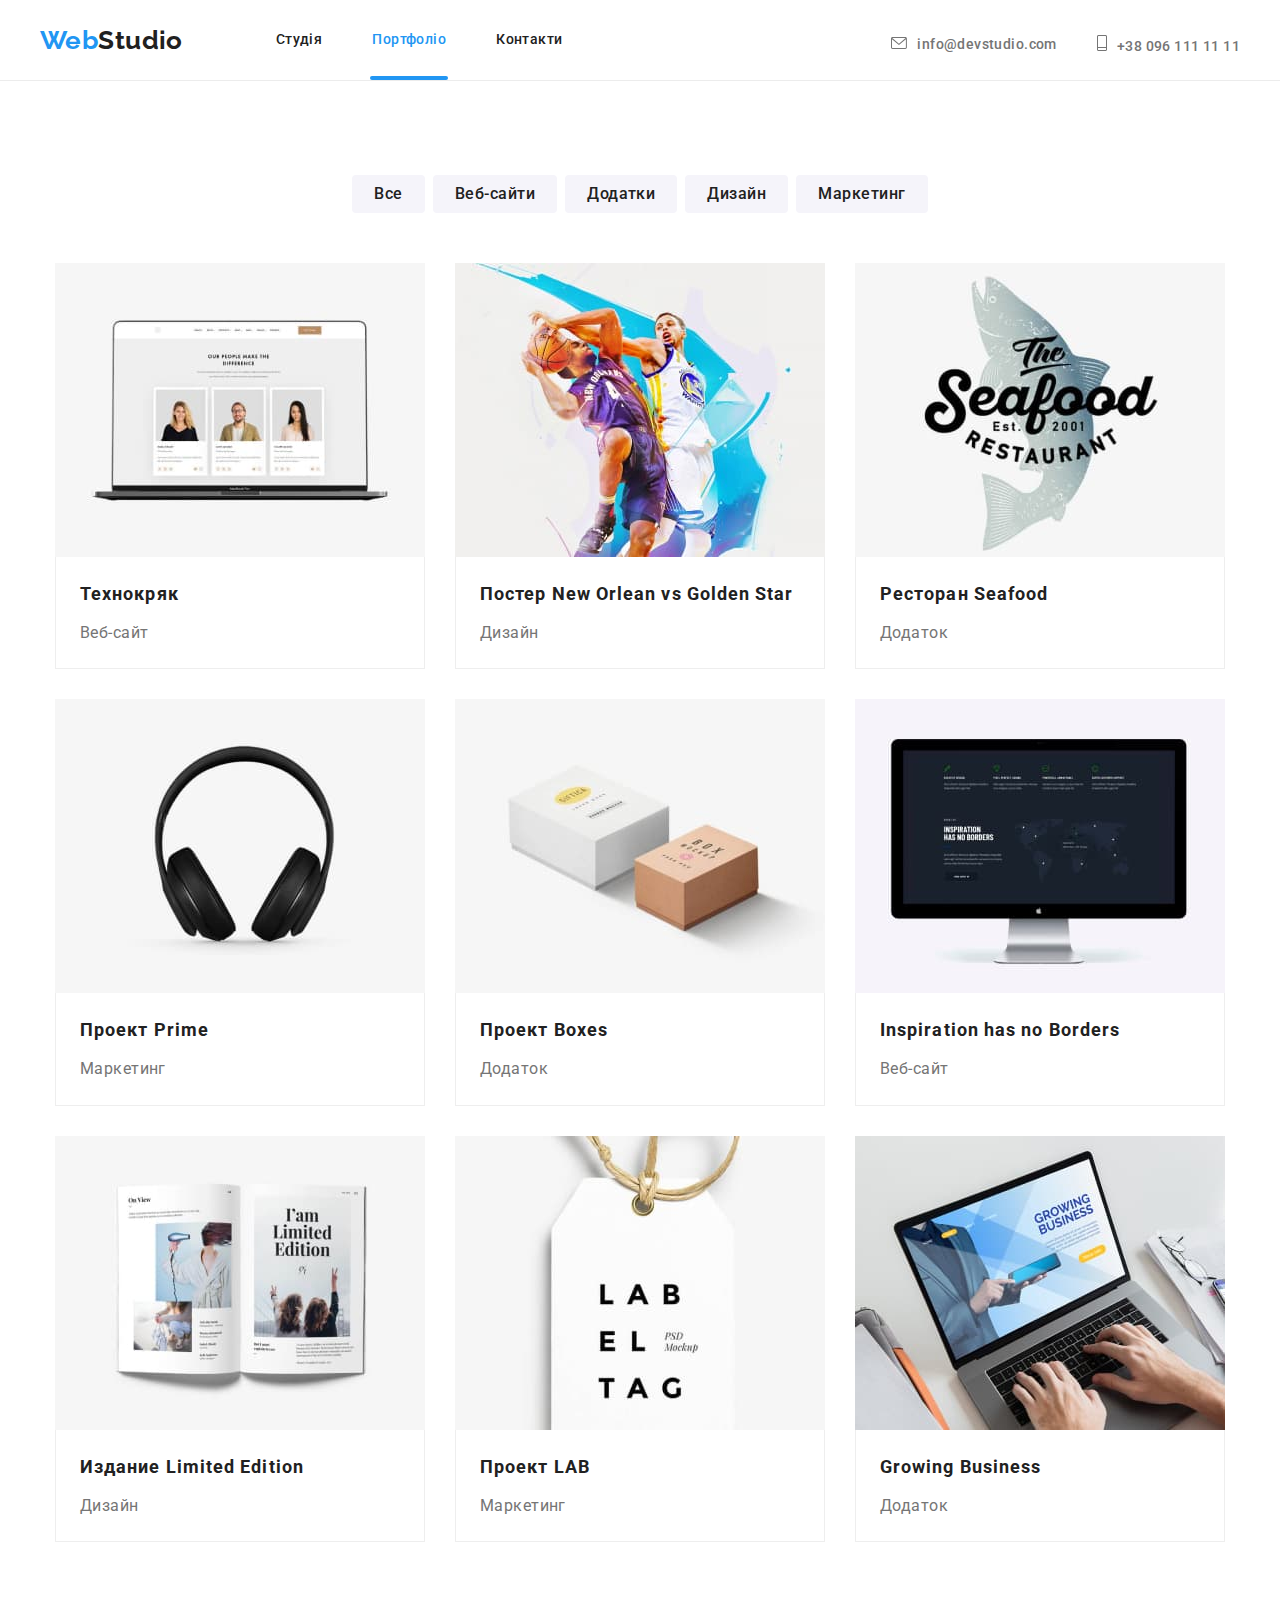
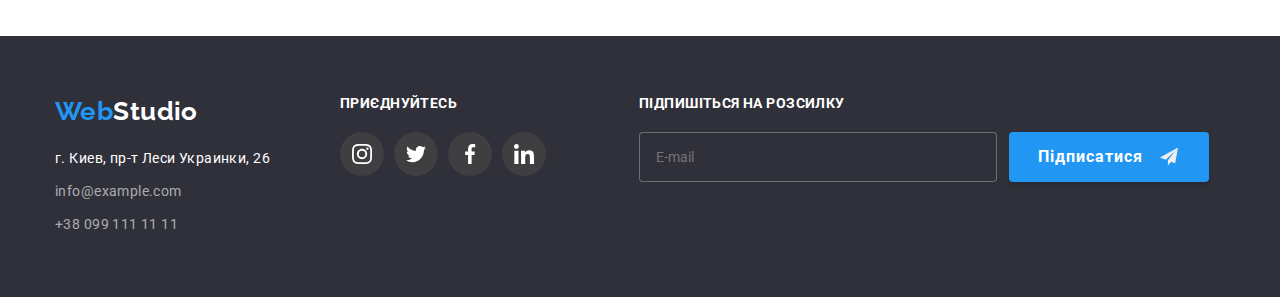
<file: portfolio.html>
<!DOCTYPE html>
<html lang="ru">
<head>
    <meta charset="UTF-8">
    <meta http-equiv="X-UA-Compatible" content="IE=edge">
    <meta name="viewport" content="width=device-width, initial-scale=1.0">
    <title>Портфолио</title>
    <link href="https://fonts.googleapis.com/css2?family=Raleway:wght@700&family=Roboto:wght@400;500;700;900&display=swap"
      rel="stylesheet"
    />
    <link rel="stylesheet" href="https://cdnjs.cloudflare.com/ajax/libs/modern-normalize/1.1.0/modern-normalize.min.css">
    <link rel="stylesheet" href="css/main.min.css">
</head>
<body>
    <header class="header" >
        <div class="conteiner header__conteiner">
            <nav class="nav nav__link">
                <a class="logo nav__logo" href="#"> 
                    <span class="logo__text">Web</span><span class="nav__color">Studio</span>
                </a>
                <div class="nav__button-menu">
                    <button 
                    class="button-menu js-open-menu" 
                    
                    aria-expanded="false" 
                    aria-controls="mobile-menu">
                        <svg width="40px" height="40px"
                        aria-label="кнопка переключения меню">
                            <use class="button-menu__open" href="./images/icon.svg#icon-menu_40px"></use>
                            
                        </svg>
                        
                    </button>
                </div>
                <ul class="nav__list">
                    <li class="nav__line"> 
                        <a class="nav__button" href="./index.html">Студія</a>
                    </li>
                    <li class="nav__line">
                        <a class="nav__button current" href="#">Портфоліо</a>
                    </li>
                    <li class="nav__line">
                        <a class="nav__button" href="#">Контакти</a>
                    </li>
                </ul>
            </nav>
            <ul class="nav__contakt">
                <li class="nav__line"> 
                    <a class="nav__button " href="mailto:info@devstudio.com" > 
                        <svg class="nav__icon"  width="16px" height="12px" aria-hidden="true"> 
                            <use href="./images/icon.svg#icon-envelope"> </use> 
                           </svg>info@devstudio.com
                    </a>
                </li>
                <li class="nav__line"> 
                    <a class="nav__button" href="tel:+380961111111"> 
                       <svg class="nav__icon"  width="10px" height="16px" aria-hidden="true"> 
                         <use href="./images/icon.svg#icon-smartphone"> </use> 
                        </svg>+38 096 111 11 11
                    </a>
                </li>
            </ul>
        </div>
    </header>
    <main>
        <section class="section section__portfolio">
            <div class="conteiner portfolio">
                <h1 class="advences__hide"> Приклади робіт</h1>
            <ul class="portfolio-block">
                <li class="portfolio-block__link"> 
                    <button type="button" class="portfolio-block__button "> Все </button>  
                </li>
                <li class="portfolio-block__link"> 
                    <button type="button" class="portfolio-block__button "> Веб-сайти </button>  
                </li>
                <li class="portfolio-block__link"> 
                    <button type="button" class="portfolio-block__button "> Додатки </button>  
                </li>
                <li class="portfolio-block__link"> 
                    <button type="button" class="portfolio-block__button"> Дизайн </button>  
                </li>
                <li class="portfolio-block__link"> 
                    <button type="button" class="portfolio-block__button "> Маркетинг </button> 
                </li>
            </ul> 
            <ul class="portfolio-box portfolio__porfolio-box">
                <li class="portfolio-box__link"> 
                        <div class="portfolio-box__case">
                            <div class="portfolio-box__modal">
                                <picture>
                                    <source srcset="./images/portfolio/img1_480@2x.jpg 2x, 
                                    ./images/portfolio/img1_480.jpg 1x" media="(max-width: 768px)" >
                                    <source srcset="./images/portfolio/img1_768@2x.jpg 2x, 
                                    ./images/portfolio/img1_768.jpg 1x" media="(max-width: 1199px)" >
                                    <source srcset="./images/portfolio/img1_1200@2x.jpg 2x, 
                                    ./images/portfolio/img1_1200.jpg 1x" media="(min-width: 1199px)" > 
                                    <img 
                                 src="./images/portfolio/img1_480.jpg 1x" 
                                 alt="Веб-сайт">
                                </picture> 
                                <div class="potrfolio-box__overley" >
                                        <p > Ресурс пропонує комплексні пропозиції з різним рівнем функціоналу та сервісів. 
                                            Все це дозволить відвідувачу отримати вичерпні відомості про компанію чи приватну особу.</p>
                                    
                                </div>
                            </div>
                            <div class="portfolio-box__description">  
                                <h2 class="portfolio-box__text">Технокряк</h2>
                                <p class="portfolio-box__paragraph">Веб-сайт</p>
                             </div>
                          
                        </div>
                </li>
                <li class="portfolio-box__link"> 
                    <div class="portfolio-box__case">
                        <div class="portfolio-box__modal">
                            <picture>
                                <source srcset="./images/portfolio/img2_480@2x.jpg 2x, 
                                    ./images/portfolio/img2_480.jpg 1x" media="(max-width: 768px)" >
                                    <source srcset="./images/portfolio/img2_768@2x.jpg 2x, 
                                    ./images/portfolio/img2_768.jpg 1x" media="(max-width: 1199px)" >
                                    <source srcset="./images/portfolio/img2_1200@2x.jpg 2x, 
                                    ./images/portfolio/img2_1200.jpg 1x" media="(min-width: 1199px)" > 
                                <img 
                            src="./images/portfolio/img2_480.jpg 1x" 
                            alt="Дизайн"> 
                            <div class="potrfolio-box__overley" >
                            </picture>
                               <p > Ресурс пропонує комплексні пропозиції з різним рівнем функціоналу та сервісів. 
                                Все це дозволить відвідувачу отримати вичерпні відомості про компанію чи приватну особу.</p>
                    
                            </div>
                        </div>
                        <div class="portfolio-box__description"> 
                            <h2 class="portfolio-box__text">Постер New Orlean vs Golden Star</h2> 
                            <p class="portfolio-box__paragraph">Дизайн</p>
                        </div> 
                    </div>
                   
                </li>
                <li class="portfolio-box__link"> 
                    <div class="portfolio-box__case">
                        <div class="portfolio-box__modal">
                            <picture>
                                <source srcset="./images/portfolio/img3_480@2x.jpg 2x, 
                                ./images/portfolio/img3_480.jpg 1x" media="(max-width: 768px)" >
                                    <source srcset="./images/portfolio/img3_768@2x.jpg 2x, 
                                    ./images/portfolio/img3_768.jpg 1x" media="(max-width: 1199px)" >
                                    <source srcset="./images/portfolio/img3_1200@2x.jpg 2x, 
                                    ./images/portfolio/img3_1200.jpg 1x" media="(min-width: 1199px)" > 
                                <img 
                                src="./images/portfolio/img3_480.jpg 1x" 
                            alt="Приложение">
                            </picture>
                            <div class="potrfolio-box__overley" >
                               <p > Ресурс пропонує комплексні пропозиції з різним рівнем функціоналу та сервісів. 
                                Все це дозволить відвідувачу отримати вичерпні відомості про компанію чи приватну особу.</p>
                 
                            </div> 
                        </div>
                        <div class="portfolio-box__description"> 
                           <h2 class="portfolio-box__text">Ресторан Seafood</h2> 
                           <p class="portfolio-box__paragraph">Додаток</p>
                        </div>
                    </div>
                    
                </li>
                <li class="portfolio-box__link"> 
                    <div class="portfolio-box__case">
                        <div class="portfolio-box__modal">
                            <picture>
                                <source srcset="./images/portfolio/img4_480@2x.jpg 2x, 
                                    ./images/portfolio/img4_480.jpg 1x" media="(max-width: 768px)" >
                                    <source srcset="./images/portfolio/img4_768@2x.jpg 2x, 
                                    ./images/portfolio/img4_768.jpg 1x" media="(max-width: 1199px)" >
                                    <source srcset="./images/portfolio/img4_1200@2x.jpg 2x, 
                                    ./images/portfolio/img4_1200.jpg 1x" media="(min-width: 1199px)" > 
                                <img 
                            
                            src="./images/portfolio/img4_480.jpg  1x" 
                            alt="Маркетинг"> 
                            </picture>
                            <div class="potrfolio-box__overley" >
                                <p > Ресурс пропонує комплексні пропозиції з різним рівнем функціоналу та сервісів. 
                                    Все це дозволить відвідувачу отримати вичерпні відомості про компанію чи приватну особу.</p>
                 
                            </div>
                        </div>
                        <div class="portfolio-box__description"> 
                            <h2 class="portfolio-box__text">Проект Prime</h2> 
                            <p class="portfolio-box__paragraph">Маркетинг</p>
                        </div> 
                    </div>
                    
                </li>
                <li class="portfolio-box__link"> 
                    <div class="portfolio-box__case">
                        <div class="portfolio-box__modal">
                            <picture>
                                <source srcset="./images/portfolio/img5_480@2x.jpg 2x, 
                                    ./images/portfolio/img5_480.jpg 1x" media="(max-width: 768px)" >
                                    <source srcset="./images/portfolio/img5_768@2x.jpg 2x, 
                                    ./images/portfolio/img5_768.jpg 1x" media="(max-width: 1199px)" >
                                    <source srcset="./images/portfolio/img5_1200@2x.jpg 2x, 
                                    ./images/portfolio/img5_1200.jpg 1x" media="(min-width: 1199px)" > 
                                <img 
                           
                            src="./images/portfolio/img5_480.jpg 1x" 
                            alt="Приложение"> 
                            </picture>
                             <div class="potrfolio-box__overley" >
                                <p > Ресурс пропонує комплексні пропозиції з різним рівнем функціоналу та сервісів. 
                                    Все це дозволить відвідувачу отримати вичерпні відомості про компанію чи приватну особу.</p>
              
                            </div>
                        </div>
                        <div class="portfolio-box__description"> 
                            <h2 class="portfolio-box__text">Проект Boxes</h2>
                            <p class="portfolio-box__paragraph">Додаток</p>
                        </div>
                    </div>
                    </li>
                <li class="portfolio-box__link"> 
                    <div class="portfolio-box__case">
                        <div class="portfolio-box__modal">
                            <picture>
                                <source srcset="./images/portfolio/img6_480@2x.jpg 2x, 
                                    ./images/portfolio/img6_480.jpg 1x" media="(max-width: 768px)" >
                                    <source srcset="./images/portfolio/img6_768@2x.jpg 2x, 
                                    ./images/portfolio/img6_768.jpg 1x" media="(max-width: 1199px)" >
                                    <source srcset="./images/portfolio/img6_1200@2x.jpg 2x, 
                                    ./images/portfolio/img6_1200.jpg 1x" media="(min-width: 1199px)" > 
                                <img 
                            
                            src="./images/portfolio/img6_480.jpg 1x" 
                            alt="Веб-сай">
                            </picture>
                            <div class="potrfolio-box__overley" >
                               <p > Ресурс пропонує комплексні пропозиції з різним рівнем функціоналу та сервісів. 
                                Все це дозволить відвідувачу отримати вичерпні відомості про компанію чи приватну особу.</p>
              
                            </div> 
                        </div>
                        <div class="portfolio-box__description"> 
                            <h2 class="portfolio-box__text">Inspiration has no Borders</h2> 
                            <p class="portfolio-box__paragraph">Веб-сайт</p>
                        </div>
                    </div>
                </li>
                <li class="portfolio-box__link"> 
                   <div class="portfolio-box__case">
                    <div class="portfolio-box__modal">
                        <picture>
                            <source srcset="./images/portfolio/img7_480@2x.jpg 2x, 
                                    ./images/portfolio/img7_480.jpg 1x" media="(max-width: 768px)" >
                                    <source srcset="./images/portfolio/img1_768@2x.jpg 2x, 
                                    ./images/portfolio/img7_768.jpg 1x" media="(max-width: 1199px)" >
                                    <source srcset="./images/portfolio/img7_1200@2x.jpg 2x, 
                                    ./images/portfolio/img7_1200.jpg 1x" media="(min-width: 1199px)" > 
                            <img 
                       
                        src="./images/portfolio/img7_480.jpg 1x" 
                        alt="Дизайн">
                        </picture>
                        <div class="potrfolio-box__overley" >
                           <p > Ресурс пропонує комплексні пропозиції з різним рівнем функціоналу та сервісів. 
                            Все це дозволить відвідувачу отримати вичерпні відомості про компанію чи приватну особу.</p>
         
                        </div> 
                    </div >
                   <div class="portfolio-box__description"> 
                       <h2 class="portfolio-box__text">Издание Limited Edition</h2> 
                       <p class="portfolio-box__paragraph">Дизайн</p>
                   </div>
                   </div>
                </li>
                <li class="portfolio-box__link"> 
                   <div class="portfolio-box__case">
                    <div class="portfolio-box__modal">
                        <picture>
                            <source srcset="./images/portfolio/img8_480@2x.jpg 2x, 
                                    ./images/portfolio/img8_480.jpg 1x" media="(max-width: 768px)" >
                                    <source srcset="./images/portfolio/img8_768@2x.jpg 2x, 
                                    ./images/portfolio/img8_768.jpg 1x" media="(max-width: 1199px)" >
                                    <source srcset="./images/portfolio/img8_1200@2x.jpg 2x, 
                                    ./images/portfolio/img8_1200.jpg 1x" media="(min-width: 1199px)" > 
                            <img 
                        
                        src="./images/portfolio/img8_480.jpg 1x" 
                        alt="Маркетинг">
                        </picture>
                        <div class="potrfolio-box__overley" >
                            <p > Ресурс пропонує комплексні пропозиції з різним рівнем функціоналу та сервісів. 
                                Все це дозволить відвідувачу отримати вичерпні відомості про компанію чи приватну особу.</p>
          
                        </div>
                    </div> 
                    <div class="portfolio-box__description"> 
                        <h2 class="portfolio-box__text">Проект LAB</h2> 
                        <p class="portfolio-box__paragraph">Маркетинг</p>
                    </div>
                   </div>
                </li>
                <li class="portfolio-box__link">
                     <div class="portfolio-box__case">
                        <div class="portfolio-box__modal">
                            <picture>
                                <source srcset="./images/portfolio/img9_480@2x.jpg 2x, 
                                    ./images/portfolio/img9_480.jpg 1x" media="(max-width: 768px)" >
                                    <source srcset="./images/portfolio/img9_768@2x.jpg 2x, 
                                    ./images/portfolio/img9_768.jpg 1x" media="(max-width: 1199px)" >
                                    <source srcset="./images/portfolio/img9_1200@2x.jpg 2x, 
                                    ./images/portfolio/img9_1200.jpg 1x" media="(min-width: 1199px)" > 
                                <img 
                            
                            src="./images/portfolio/img9_480.jpg 1x"
                             alt="Приложение"> 
                            </picture>
                            <div class="potrfolio-box__overley" >
                               <p > Ресурс пропонує комплексні пропозиції з різним рівнем функціоналу та сервісів. 
                                Все це дозволить відвідувачу отримати вичерпні відомості про компанію чи приватну особу.</p>
          
                            </div>
                        </div>
                    <div class="portfolio-box__description"> 
                        <h2 class="portfolio-box__text">Growing Business</h2> 
                        <p class="portfolio-box__paragraph">Додаток</p>
                    </div>
                     </div>
                </li>
            </ul>
            </div>
        </section>
    </main>
    <footer class="footer">
        <div class=" conteiner footer__conteiner">
            <div class="footer__tablet">
                <div class="footer__block">
                    <a href="#" class="logo nav__logo "><span class="logo__text">Web</span>Studio</a>
                    <address class="footer-address logo__footer-address">
                      <ul class="footer-address__block">
                         <li class="footer-address__link"> 
                            <a class="footer-address__button" href="https://goo.gl/maps/piqngm7oDQpEDh6u6" target="_blank" rel="noopener nofollow noreferrer">г. Киев, пр-т Леси Украинки, 26</a>
                        </li>
                         <li class="footer-address__link"> 
                            <a class="footer-address__button connect" href="mailto:info@devstudio.com">info@example.com</a>
                        </li>
                         <li class="footer-address__link"> 
                            <a class="footer-address__button connect" href="tel:+380991111111">+38 099 111 11 11</a> 
                        </li>
                       </ul>
                   </address>
                </div>
                <div class="footer-social">
                  <h2 class="footer-social__text"> приєднуйтесь</h2>
                  <ul class="card-social footer-social__card-social">
                     <li class="card-social__blok" > 
                        <a class="card-social__link card-social__blok--dark" href="#">
                            <svg   width="20px" height="20px" aria-label="instagram"> 
                                <use href="./images/icon.svg#icon-instagram"> </use>
                            </svg>
                        </a>
                      </li>
                     <li class="card-social__blok" > 
                        <a class="card-social__link card-social__blok--dark" href="#">
                            <svg   width="20px" height="20px"> 
                                <use href="./images/icon.svg#icon-twitter"> </use>
                            </svg>
                        </a>
                    </li>
                     <li class="card-social__blok"> 
                        <a class="card-social__link card-social__blok--dark" href="#">
                            <svg   width="20px" height="20px"> 
                                <use href="./images/icon.svg#icon-facebook"> </use>
                            </svg>
                        </a>
                    </li>
                     <li class="card-social__blok"> 
                        <a class="card-social__link card-social__blok--dark" href="#">
                            <svg   width="20px" height="20px"> 
                                <use href="./images/icon.svg#icon-linkedin"> </use>
                            </svg>
                        </a>
                    </li>
                  </ul>
                </div>
            </div>
            <form  >
                <h2 class="footer-social__text">Підпишіться на розсилку</h2>
                <div class="nav__line">
                    <label >
                        <input class="footer-social__input" type="email" name="user"  placeholder="E-mail">
                    </label>
                    
                    <div class="footer-social__blok">
                        <button type="submit" class="footer-social__button"> Підписатися </button>
                        <svg class="footer-social__icon" width="24px" height="24px">
                        <use href="./images/icon.svg#icon-send" ></use>
                       </svg>
                    </div>
                </div>
            </form>
        </div>
    </footer>
    <div class="menu-mobail  js-menu-container"  id="mobile-menu">
        <button class="menu-mobail__button js-close-menu" type="button" >
            <svg  width="40px" height="40px">
                <use href="./images/icon.svg#icon-close_40px"> </use>
            </svg>
        </button>
        <ul class="menu-mobail__block">
            <li> <a class="menu-mobail__link" href="./index.html">Студія</a></li>
            <li><a class="menu-mobail__link" href="./portfolio.html">Портфоліо</a></li>
            <li><a class="menu-mobail__link" href="#">Контакти</a></li>
        </ul>
        <div class="menu-mobail__center">
            <a class="menu-mobail__tel" href="tel:+380991111111">+38 099 111 11 11</a>
            <a class="menu-mobail__mail" href="mailto:info@devstudio.com">info@example.com</a>
          
        </div>
        <ul class="menu-mobail__social">
            <li >Instagram</li>
            <li>Twitter</li>
            <li>Facebook</li>
            <li>LinkedIn</li>
         </ul>
        
    </div>
    <script defer src="./js/mobil-menu.js"></script>



</body>
</html>
</file>
<file: css/main.min.css>
:root{--main-color: #212121;--paragraph-color: #757575;--changes-color: #2196F3;--fon-color: #FFFFFF}body{color:var(--main-color);font-family:Roboto,sans-serif;font-size:14px;letter-spacing:.03em}a{color:inherit}ul{list-style:none;padding:0px}h1,h2,h3,p,ul{margin:0}h2{font-size:28px;font-weight:700;line-height:1.16;margin:auto;text-align:center}img{max-width:100%;height:auto}input{outline:none}textarea{outline:none}fieldset{border:none;margin:0;padding:0}address{font-style:normal}h1{color:var(--fon-color);font-family:Roboto,sans-serif;font-size:26px;font-weight:900;line-height:1.36;letter-spacing:.06em;text-transform:uppercase}@media(min-width: 1200px){h1{font-size:44px}}button{background-color:var(--changes-color);color:var(--fon-color);font-family:Roboto,sans-serif;font-size:16px;font-weight:700;line-height:1.9;letter-spacing:.06em;border:none;display:block;padding:10px 32px;border-radius:4px;margin:0px auto;margin-top:30px;cursor:pointer}a{padding:0;border:0;text-decoration:none}.conteiner{margin:0 auto;padding:0 15px}@media screen and (min-width: 480px){.conteiner{width:480px}}@media screen and (min-width: 768px){.conteiner{width:768px}}@media screen and (min-width: 1200px){.conteiner{width:1200px}}.section{padding-bottom:94px}textarea{resize:none}.advences__hide,.modal-form__chekbox-input{position:absolute;width:1px;height:1px;margin:-1px;border:0;padding:0;white-space:nowrap;-webkit-clip-path:inset(100%);clip-path:inset(100%);clip:rect(0 0 0 0);overflow:hidden}.is-hidden{opacity:0;-webkit-transform:scale(1);transform:scale(1);visibility:hidden;pointer-events:none}.header{border-bottom:1px solid #ececec}.header__conteiner{margin:0 auto}@media(max-width: 767px){.header__conteiner{width:100%;max-width:767px}}@media screen and (min-width: 768px){.header__conteiner{display:-webkit-box;display:-ms-flexbox;display:flex;-webkit-box-pack:justify;-ms-flex-pack:justify;justify-content:space-between;padding:0}}.header .nav__contakt{font-size:12px}@media screen and (min-width: 1200px){.header .nav__contakt{font-size:14px}}.logo{color:var(--fon-color);font-family:Raleway,sans-serif;font-size:24px;font-weight:700;line-height:1.19}@media screen and (min-width: 1200px){.logo{font-size:26px}}.logo__text{color:var(--changes-color)}@media screen and (max-width: 768px){.nav__logo{padding:16px 0px}}@media screen and (min-width: 768px){.nav__logo{margin-right:87px}}@media screen and (min-width: 1200px){.nav__logo{margin-right:93px}}.nav{display:-webkit-box;display:-ms-flexbox;display:flex;-webkit-box-align:center;-ms-flex-align:center;align-items:center;-webkit-box-pack:justify;-ms-flex-pack:justify;justify-content:space-between;width:100%;max-width:480px}@media screen and (min-width: 480px)and (max-width: 767px){.nav{width:100%;max-width:767px}}.nav__color{color:var(--main-color)}.nav__list{display:-webkit-box;display:-ms-flexbox;display:flex;position:relative}@media screen and (max-width: 767px){.nav__list{display:none}}.nav__line{display:-webkit-box;display:-ms-flexbox;display:flex}.nav .nav__line{margin-right:50px}.nav__line:last-child{margin-right:0px}.nav .current{color:var(--changes-color)}.nav__button{display:block;padding-top:32px;padding-bottom:32px;font-weight:500;line-height:1.14;fill:var(--paragraph-color);-webkit-transition:color 500ms cubic-bezier(0.4, 0, 0.2, 1),fill 500ms cubic-bezier(0.4, 0, 0.2, 1);transition:color 500ms cubic-bezier(0.4, 0, 0.2, 1),fill 500ms cubic-bezier(0.4, 0, 0.2, 1)}.nav__button:hover,.nav__button:focus{color:var(--changes-color);fill:var(--changes-color)}.nav__contakt .nav__button{padding:0;padding-top:10px}@media screen and (max-width: 1199px){.nav__contakt .nav__button:first-child{padding-top:0px}}.nav__contakt{color:var(--paragraph-color)}@media screen and (max-width: 767px){.nav__contakt{display:none}}@media screen and (min-width: 768px){.nav__contakt{display:-webkit-box;display:-ms-flexbox;display:flex;-ms-flex-wrap:wrap;flex-wrap:wrap;-webkit-box-orient:vertical;-webkit-box-direction:normal;-ms-flex-direction:column;flex-direction:column;gap:10px;-webkit-box-pack:center;-ms-flex-pack:center;justify-content:center}}@media screen and (min-width: 1200px){.nav__contakt{-webkit-box-orient:horizontal;-webkit-box-direction:normal;-ms-flex-direction:row;flex-direction:row;-webkit-box-align:center;-ms-flex-align:center;align-items:center}}.nav__icon{margin-right:10px}.nav.nav__color .current::before{position:absolute;display:inline-block;content:"";left:0;bottom:0;width:49px;height:4px;border-radius:2px;background-color:var(--changes-color)}@media screen and (min-width: 1200px){.nav__contakt .nav__line+.nav__line{margin-left:30px}}.nav.nav__link .current::before{position:absolute;display:inline-block;content:"";right:40%;bottom:0;width:78px;height:4px;border-radius:2px;background-color:var(--changes-color)}.button-menu{display:-webkit-box;display:-ms-flexbox;display:flex;margin:0;padding:0;border:none;background-color:rgba(0,0,0,0)}@media screen and (min-width: 768px){.button-menu{display:none}}.nav__button-menu{display:-webkit-box;display:-ms-flexbox;display:flex;-webkit-box-pack:end;-ms-flex-pack:end;justify-content:flex-end}.button-menu .button-menu__close{display:none}.button-menu is-open .button-menu__close{display:block}.button-menu is-open .button-menu__open{display:none}.section__main{max-width:1600px;margin-left:auto;margin-right:auto;background:#2f303a;padding-bottom:0px;background-image:-webkit-gradient(linear, left top, right top, from(rgba(47, 48, 58, 0.4)), to(rgba(47, 48, 58, 0))),url(../images/studio/Img_13.jpg);background-image:linear-gradient(to right, rgba(47, 48, 58, 0.4), rgba(47, 48, 58, 0)),url(../images/studio/Img_13.jpg);background-repeat:no-repeat;background-size:cover;background-position:center}@media(min-device-pixel-ratio: 2),(min-resolutoin: 2dppx),(min-resolutoin: 192dpi){.section__main{background-image:-webkit-gradient(linear, left top, right top, from(rgba(47, 48, 58, 0.4)), to(rgba(47, 48, 58, 0))),url(../images/studio/Img_13@2x.jpg);background-image:linear-gradient(to right, rgba(47, 48, 58, 0.4), rgba(47, 48, 58, 0)),url(../images/studio/Img_13@2x.jpg)}}.main{padding-top:200px;padding-bottom:200px}@media screen and (max-width: 1199px){.main{padding-top:118px;padding-bottom:118px}}.main__text{margin-right:auto;margin-left:auto;text-align:center;width:100%}@media screen and (max-width: 1199px){.main__text{line-height:1.61;max-width:360px}}@media screen and (min-width: 1200px){.main__text{max-width:696px}}.main__button{-webkit-transition:background-color 250ms cubic-bezier(0.4, 0, 0.2, 1);transition:background-color 250ms cubic-bezier(0.4, 0, 0.2, 1)}.main__button:hover,.main__button:focus{background-color:#188ce8}.section__advences{padding-top:94px}@media screen and (max-width: 1199px){.section__advences{padding-top:60px;padding-bottom:60px}}.feature{display:-webkit-box;display:-ms-flexbox;display:flex;-webkit-box-orient:vertical;-webkit-box-direction:normal;-ms-flex-direction:column;flex-direction:column;-webkit-box-pack:center;-ms-flex-pack:center;justify-content:center;width:100%;gap:30px}@media screen and (min-width: 768px){.feature{-webkit-box-orient:horizontal;-webkit-box-direction:normal;-ms-flex-direction:row;flex-direction:row;-ms-flex-wrap:wrap;flex-wrap:wrap;-webkit-box-pack:justify;-ms-flex-pack:justify;justify-content:space-between;margin:0}}@media screen and (min-width: 1200px){.feature{-ms-flex-wrap:nowrap;flex-wrap:nowrap}}@media screen and (min-width: 768px){.feature__blok{width:calc((100% - 30px)/2)}}@media screen and (min-width: 1200px){.feature__blok{width:100%}}.feature__svg{display:-webkit-box;display:-ms-flexbox;display:flex;-webkit-box-pack:center;-ms-flex-pack:center;justify-content:center;-webkit-box-align:center;-ms-flex-align:center;align-items:center;background:#f5f4fa;border-radius:4px;margin:0;height:120px;width:100%;max-width:270px;margin-bottom:30px}@media screen and (max-width: 1200px){.feature__svg{width:100%;max-width:1200px}}.feature__title{font-size:14px;font-weight:700;line-height:1.14;text-transform:uppercase;margin-bottom:10px;text-align:center}@media screen and (min-width: 768px){.feature__title{text-align:start}}.feature__paragraph{color:var(--paragraph-color);font-size:14px;line-height:1.71}@media screen and (max-width: 768px){.feature__paragraph{padding:0px 15px}}@media screen and (max-width: 1199px){.section__debvelopment{padding-bottom:0px}}@media screen and (max-width: 479px){.develepment{display:none}}.development__title{font-size:36px;font-weight:700;line-height:1.16;margin:auto;text-align:center}@media screen and (max-width: 1199px){.development__title{display:none}}.development-card{display:-webkit-box;display:-ms-flexbox;display:flex}@media screen and (max-width: 1200px){.development-card{display:none}}.development__development-card{margin-top:50px}.development-card__product{margin-right:30px;position:relative}.development-card__block{position:absolute;width:100%;height:70px;left:0;bottom:0;padding-top:27px;text-align:center;text-transform:uppercase;background-color:rgba(47,48,58,.8);color:var(--fon-color);font-size:14px;line-height:1.14}.development-card__block h3{font-size:14px;line-height:1.14}.section__team{background-color:#f5f4fa}@media screen and (max-width: 1199px){.section__team{padding-bottom:60px;padding-top:60px}}@media screen and (min-width: 1200px){.team__title{font-size:36px;padding-top:94px}}.team-card{margin-top:30px}@media screen and (min-width: 767px){.team-card{display:-webkit-box;display:-ms-flexbox;display:flex;-ms-flex-wrap:wrap;flex-wrap:wrap;margin:0,-15px;width:100%;-webkit-box-pack:center;-ms-flex-pack:center;justify-content:center;-webkit-box-align:center;-ms-flex-align:center;align-items:center}}@media screen and (min-width: 1200px){.team-card{-ms-flex-wrap:nowrap;flex-wrap:nowrap;margin-top:50px}}.team-card__people{text-align:center;background-color:var(--fon-color);-webkit-box-shadow:0px 1px 3px rgba(0,0,0,.12),0px 1px 1px rgba(0,0,0,.14),0px 2px 1px rgba(0,0,0,.2);box-shadow:0px 1px 3px rgba(0,0,0,.12),0px 1px 1px rgba(0,0,0,.14),0px 2px 1px rgba(0,0,0,.2);border-radius:0px 0px 4px 4px;margin-bottom:30px}@media screen and (max-width: 767px){.team-card__people:nth-child(n+4){margin-bottom:0px}}@media screen and (min-width: 768px){.team-card__people{width:calc((100% - 60px)/2);margin-right:30px}.team-card__people:nth-child(n+3){margin-bottom:0px}.team-card__people:nth-child(2n+2){margin-right:0px}}@media screen and (min-width: 1200px){.team-card__people{width:100%;margin-bottom:0px}.team-card__people:nth-child(n+1){margin-right:30px}.team-card__people:last-child{margin-right:0px}}.team-card__img{padding-top:30px}.team-card__text{font-size:16px;font-weight:500;line-height:1.19;margin-bottom:10px}.team-card__paragraph{color:var(--paragraph-color);font-size:16px;line-height:1.71}.team__card-social{padding-top:16px;padding-bottom:24px}.card-social{display:-webkit-box;display:-ms-flexbox;display:flex;-webkit-box-pack:center;-ms-flex-pack:center;justify-content:center}.card-social__blok{margin-right:10px}.card-social__blok:last-child{margin-right:0px}.card-social__link{display:-webkit-box;display:-ms-flexbox;display:flex;border:0px;background-color:var(--fon-color);fill:#afb1b8;padding:0px;width:44px;height:44px;-webkit-box-pack:center;-ms-flex-pack:center;justify-content:center;-webkit-box-align:center;-ms-flex-align:center;align-items:center;border-radius:50%;-webkit-transition:fill 950ms cubic-bezier(0.4, 0, 0.2, 1),background-color 1000ms cubic-bezier(0.4, 0, 0.2, 1);transition:fill 950ms cubic-bezier(0.4, 0, 0.2, 1),background-color 1000ms cubic-bezier(0.4, 0, 0.2, 1)}.card-social__link:hover,.card-social__link:focus{background-color:#188ce8;fill:var(--fon-color)}.card-social__blok--dark{background-color:#3f3f42;fill:var(--fon-color)}@media screen and (max-width: 1199px){.section__client{padding-bottom:60px;padding-top:60px}}.client__icon{display:-webkit-box;display:-ms-flexbox;display:flex;-ms-flex-wrap:wrap;flex-wrap:wrap;-webkit-box-align:center;-ms-flex-align:center;align-items:center;-webkit-box-pack:center;-ms-flex-pack:center;justify-content:center;margin:0 -15px;margin-top:30px}@media(min-width: 1200px){.client__icon{-ms-flex-wrap:nowrap;flex-wrap:nowrap;margin-top:50px}}@media screen and (max-width: 767px){.client__img{width:calc((100% - 60px)/2);margin-bottom:30px;margin-right:30px}.client__img:nth-child(2n+2){margin-right:0px}}@media(min-width: 768px)and (max-width: 1199px){.client__img{width:calc((100% - 90px)/3);margin-bottom:30px;margin-right:30px}.client__img:nth-child(3n+3){margin-right:0px}.client__img:nth-child(n+4){margin-bottom:0px}}@media(min-width: 1200px){.client__img{margin-right:30px}.client__img:last-child{margin-right:0px}}.client__link{display:-webkit-box;display:-ms-flexbox;display:flex;-webkit-box-align:center;-ms-flex-align:center;align-items:center;-webkit-box-pack:center;-ms-flex-pack:center;justify-content:center;background-color:#fff;padding:0;fill:#afb1b8;width:100%;height:92px;border-radius:4px;border:1px solid #afb1b8;-webkit-transition:fill 500ms cubic-bezier(0.4, 0, 0.2, 1),border 500ms cubic-bezier(0.4, 0, 0.2, 1);transition:fill 500ms cubic-bezier(0.4, 0, 0.2, 1),border 500ms cubic-bezier(0.4, 0, 0.2, 1)}.client__link:hover,.client__link:focus{padding:0;border:0px;border:1px solid var(--changes-color);fill:var(--changes-color)}@media(min-width: 1200px){.client__link{width:170px}}.client__link :last-child{margin-right:0px}.footer{background-color:#2f303a;padding-top:60px}@media(max-width: 1199px){.footer{padding-bottom:60px}}@media(min-width: 768px){.footer__tablet{display:-webkit-box;display:-ms-flexbox;display:flex;-ms-flex-pack:distribute;justify-content:space-around}}@media(min-width: 1200px){.footer__conteiner{display:-webkit-box;display:-ms-flexbox;display:flex}}.footer__block{text-align:center}@media(min-width: 1200px){.footer__block{text-align:start}}@media(max-width: 1199px){.footer .nav__line{display:block;-ms-flex-wrap:wrap;flex-wrap:wrap;-webkit-box-pack:center;-ms-flex-pack:center;justify-content:center}}@media(min-width: 1200px){.footer .nav__line{display:-webkit-box;display:-ms-flexbox;display:flex}}.footer .nav__logo{margin:0}.footer-address__block{margin-bottom:60px}.logo__footer-address{text-align:center;margin-top:20px}@media(min-width: 1200px){.logo__footer-address{text-align:start}}.footer-address__link{margin-bottom:9px}.footer-address__button{color:var(--fon-color);font-weight:400;line-height:1.71;-webkit-transition:color 550ms cubic-bezier(0.4, 0, 0.2, 1);transition:color 550ms cubic-bezier(0.4, 0, 0.2, 1)}.footer-address__button:hover,.footer-address__button:focus{color:var(--changes-color)}.footer-address__button.connect{color:rgba(255,255,255,.6);-webkit-transition:color 550ms cubic-bezier(0.4, 0, 0.2, 1);transition:color 550ms cubic-bezier(0.4, 0, 0.2, 1)}.footer-address__button.connect:hover,.footer-address__button.connect:focus{color:var(--changes-color)}@media(min-width: 1200px){.footer-social{margin-left:70px;margin-right:93px}}.footer-social__text{font-size:14px;line-height:1.14;color:var(--fon-color);text-transform:uppercase;margin-bottom:20px;text-align:center}@media(min-width: 1200px){.footer-social__text{text-align:start}}.footer-social__card-social{margin-bottom:60px}.footer-social__input{width:100%;height:50px;padding:12px 16px;border-radius:4px;border:1px solid rgba(255,255,255,.3);background-color:#2f303a;color:#757575;display:block;margin:0 auto}@media(max-width: 1199px){.footer-social__input{width:100%;max-width:450px}}@media(min-width: 1200px){.footer-social__input{width:358px}}.footer-social__blok{position:relative;display:block}.footer-social__button{display:-webkit-box;display:-ms-flexbox;display:flex;text-decoration:none;-webkit-box-shadow:0px 4px 4px rgba(0,0,0,.15);box-shadow:0px 4px 4px rgba(0,0,0,.15);width:200px;padding:10px 0px 10px 29px;margin-top:20px}@media(min-width: 1200px){.footer-social__button{margin-left:12px;margin-top:0px}}.footer-social__icon{position:absolute;fill:#eee;top:40%;right:30%;-webkit-transform:translate(-20%, -10%);transform:translate(-20%, -10%)}@media(min-width: 768px){.footer-social__icon{right:40%;-webkit-transform:translate(-10%, -10%);transform:translate(-10%, -10%)}}@media(min-width: 1200px){.footer-social__icon{top:50%;right:28px;-webkit-transform:translateY(-40%);transform:translateY(-40%)}}.backdrop{position:fixed;top:0;left:0;width:100%;height:100%;background:rgba(0,0,0,.2);-webkit-transform:scale(1);transform:scale(1);opacity:1;-webkit-transform-origin:left bottom;transform-origin:left bottom;-webkit-transition:opacity 900ms cubic-bezier(0.4, 0, 0.2, 1),visibility 800ms cubic-bezier(0.4, 0, 0.2, 1),-webkit-transform 500ms cubic-bezier(0.4, 0, 0.2, 1);transition:opacity 900ms cubic-bezier(0.4, 0, 0.2, 1),visibility 800ms cubic-bezier(0.4, 0, 0.2, 1),-webkit-transform 500ms cubic-bezier(0.4, 0, 0.2, 1);transition:transform 500ms cubic-bezier(0.4, 0, 0.2, 1),opacity 900ms cubic-bezier(0.4, 0, 0.2, 1),visibility 800ms cubic-bezier(0.4, 0, 0.2, 1);transition:transform 500ms cubic-bezier(0.4, 0, 0.2, 1),opacity 900ms cubic-bezier(0.4, 0, 0.2, 1),visibility 800ms cubic-bezier(0.4, 0, 0.2, 1),-webkit-transform 500ms cubic-bezier(0.4, 0, 0.2, 1)}.backdrop__is-hidden{-webkit-transform:scale(0);transform:scale(0);opacity:0}.modal{position:absolute;left:50%;top:50%;-webkit-transform:translate(-50%, -50%);transform:translate(-50%, -50%);max-height:581px;height:100%;background:var(--fon-color);-webkit-box-shadow:0px 1px 3px rgba(0,0,0,.12),0px 1px 1px rgba(0,0,0,.14),0px 2px 1px rgba(0,0,0,.2);box-shadow:0px 1px 3px rgba(0,0,0,.12),0px 1px 1px rgba(0,0,0,.14),0px 2px 1px rgba(0,0,0,.2);border-radius:4px}@media screen and (max-width: 1199px){.modal{width:100%;max-width:450px;margin:0}}@media screen and (min-width: 1200px){.modal{width:100%;max-width:528px;margin:0}}.modal__button{position:absolute;display:-webkit-box;display:-ms-flexbox;display:flex;-webkit-box-pack:center;-ms-flex-pack:center;justify-content:center;-webkit-box-align:center;-ms-flex-align:center;align-items:center;width:30px;height:30px;right:8px;top:8px;padding:0;margin-top:0px;border-radius:50%;cursor:pointer;border:1px solid rgba(0,0,0,.1);background-color:var(--fon-color);-webkit-transition:fill 500ms cubic-bezier(0.4, 0, 0.2, 1);transition:fill 500ms cubic-bezier(0.4, 0, 0.2, 1)}.modal__button:hover,.modal__button:focus{fill:var(--changes-color)}.modal-form__block{padding:0 40px}.modal-form__text{display:-webkit-box;display:-ms-flexbox;display:flex;-webkit-box-pack:center;-ms-flex-pack:center;justify-content:center;font-size:20px;padding:40px 40px 12px 40px;line-height:1.17}.modal-form__lable{display:block;margin-bottom:10px;font-size:12px;font-weight:400;color:var(--paragraph-color)}.modal-form__link{position:relative;color:var(--paragraph-color)}.modal-form__link textarea{padding:12px 16px;height:100%;max-height:120px}.modal-form__input{display:-webkit-box;display:-ms-flexbox;display:flex;width:100%;height:40px;margin-top:4px;border:1px solid rgba(33,33,33,.2);border-radius:4px;padding-left:42px;-webkit-transition:border 500ms cubic-bezier(0.4, 0, 0.2, 1);transition:border 500ms cubic-bezier(0.4, 0, 0.2, 1)}.modal-form__input:focus-visible,.modal-form__input:focus{border:1px solid #2196f3}.modal-form__icon{position:absolute;left:12px;top:50%;-webkit-transform:translateY(-50%);transform:translateY(-50%);-webkit-transition:fill 500ms cubic-bezier(0.4, 0, 0.2, 1);transition:fill 500ms cubic-bezier(0.4, 0, 0.2, 1)}.modal-form__terms{margin-top:20px;margin-bottom:30px}@media screen and (max-width: 1199px){.modal-form__terms{font-size:12px}}.modal-form__chekbox{display:-webkit-box;display:-ms-flexbox;display:flex;-webkit-box-pack:center;-ms-flex-pack:center;justify-content:center;-webkit-box-align:center;-ms-flex-align:center;align-items:center;color:#757575}.modal-form__chekbox-svg{display:inline-block;border:1px solid #212121;border-radius:2px;margin-right:9px;-webkit-transition:border 700ms cubic-bezier(0.4, 0, 0.2, 1),background-color 700ms cubic-bezier(0.4, 0, 0.2, 1),background-image 700ms cubic-bezier(0.4, 0, 0.2, 1);transition:border 700ms cubic-bezier(0.4, 0, 0.2, 1),background-color 700ms cubic-bezier(0.4, 0, 0.2, 1),background-image 700ms cubic-bezier(0.4, 0, 0.2, 1)}.modal-form__chekbox-text{color:#2196f3;text-decoration:underline;margin-left:5px}.modal-form__chekbox-button{padding:10px 55px;-webkit-box-shadow:0px 4px 4px rgba(0,0,0,.15);box-shadow:0px 4px 4px rgba(0,0,0,.15);-webkit-transition:background-color 500ms cubic-bezier(0.4, 0, 0.2, 1);transition:background-color 500ms cubic-bezier(0.4, 0, 0.2, 1)}.modal-form__chekbox-button:hover,.modal-form__chekbox-button:focus{background-color:#188ce8}.modal-form__input:focus+.modal-form__icon{fill:var(--changes-color)}.modal-form__chekbox-input:checked+.modal-form__chekbox-svg{background-image:url(../images/icon_check.svg);background-color:#188ce8;border:0px}.section__portfolio{padding-top:60px;padding-bottom:60px}@media screen and (min-width: 1200px){.section__portfolio{padding-top:94px;padding-bottom:94px}}.portfolio-block{display:-webkit-box;display:-ms-flexbox;display:flex;-webkit-box-pack:center;-ms-flex-pack:center;justify-content:center;-ms-flex-wrap:wrap;flex-wrap:wrap;-webkit-box-pack:start;-ms-flex-pack:start;justify-content:flex-start;gap:8px}@media screen and (min-width: 768px){.portfolio-block{-webkit-box-pack:center;-ms-flex-pack:center;justify-content:center}}.portfolio-block__button{color:var(--main-color);background-color:#f5f4fa;font-weight:500;line-height:1.6;border-radius:4px;letter-spacing:.03em;-webkit-transition:color 700ms cubic-bezier(0.4, 0, 0.2, 1),background-color 900ms cubic-bezier(0.4, 0, 0.2, 1);transition:color 700ms cubic-bezier(0.4, 0, 0.2, 1),background-color 900ms cubic-bezier(0.4, 0, 0.2, 1)}.portfolio-block__button:hover,.portfolio-block__button:focus{background-color:var(--changes-color);color:var(--fon-color)}.portfolio-block__button,.pointer{cursor:pointer}.portfolio-block .portfolio-block__button{display:block;padding:6px 22px;margin-top:0px}.portfolio-block .portfolio-block__button :last-child{margin-left:0px}.portfolio-box{display:-webkit-box;display:-ms-flexbox;display:flex;-ms-flex-wrap:wrap;flex-wrap:wrap;-webkit-box-pack:center;-ms-flex-pack:center;justify-content:center;-webkit-box-flex:1;-ms-flex-positive:1;flex-grow:1;width:100%;margin:0 auto}@media screen and (min-width: 768px){.portfolio-box{margin:-15px;-webkit-box-pack:start;-ms-flex-pack:start;justify-content:flex-start}}@media screen and (min-width: 1200px){.portfolio-box{margin-right:-30px;margin-bottom:-30px}}@media screen and (max-width: 1200px){.portfolio__porfolio-box{width:100%;max-width:1200px}}@media screen and (max-width: 767px){.portfolio__porfolio-box{margin-top:40px}}@media screen and (min-width: 768px){.portfolio__porfolio-box{margin:0 auto;margin-top:30px}}@media screen and (min-width: 1200px){.portfolio__porfolio-box{margin:0 auto;margin-top:50px}}.portfolio-box__link{width:100%;margin-bottom:30px;-webkit-transition:-webkit-box-shadow 500ms cubic-bezier(0.4, 0, 0.2, 1);transition:-webkit-box-shadow 500ms cubic-bezier(0.4, 0, 0.2, 1);transition:box-shadow 500ms cubic-bezier(0.4, 0, 0.2, 1);transition:box-shadow 500ms cubic-bezier(0.4, 0, 0.2, 1), -webkit-box-shadow 500ms cubic-bezier(0.4, 0, 0.2, 1)}.portfolio-box__link:hover{-webkit-box-shadow:0px 1px 1px rgba(0,0,0,.12),0px 4px 4px rgba(0,0,0,.06),1px 4px 6px rgba(0,0,0,.16);box-shadow:0px 1px 1px rgba(0,0,0,.12),0px 4px 4px rgba(0,0,0,.06),1px 4px 6px rgba(0,0,0,.16)}.portfolio-box__link:nth-child(n+9){margin-bottom:0px}@media screen and (min-width: 768px){.portfolio-box__link{width:354px;margin-right:30px}.portfolio-box__link:nth-child(2n+2){margin-right:0px}}@media screen and (min-width: 1200px){.portfolio-box__link{width:370px}.portfolio-box__link:nth-child(n+1){margin-right:30px}.portfolio-box__link:nth-child(3n+3){margin-right:0px}.portfolio-box__link:nth-child(n+7){margin-bottom:0px}}.portfolio-box__modal{position:relative;overflow:hidden}.portfolio-box__description{padding:20px 24px;border:1px solid #eee;margin-top:-5px}@media(min-width: 768px)and (max-width: 1199px){.portfolio-box__description{padding:20px 18px}}.portfolio-box__paragraph{font-size:16px;line-height:1.9;color:var(--paragraph-color)}.portfolio-box__text{font-size:18px;font-weight:700;line-height:2;letter-spacing:.06em;margin-bottom:6px;text-align:start}.portfolio-box__case:hover .potrfolio-box__overley{-webkit-transform:translatey(0%);transform:translatey(0%)}.potrfolio-box__overley{position:absolute;width:100%;height:294px;font-size:18px;line-height:1.56;background-color:var(--changes-color);color:var(--fon-color);left:0;top:0;padding:63px 20px;-webkit-transform:translatey(105%);transform:translatey(105%);-webkit-transition:-webkit-transform 250ms cubic-bezier(0.4, 0, 0.2, 1);transition:-webkit-transform 250ms cubic-bezier(0.4, 0, 0.2, 1);transition:transform 250ms cubic-bezier(0.4, 0, 0.2, 1);transition:transform 250ms cubic-bezier(0.4, 0, 0.2, 1), -webkit-transform 250ms cubic-bezier(0.4, 0, 0.2, 1)}.menu-mobail{position:fixed;top:0;left:0;background-color:#fff;color:#212121;padding:48px 0 40px 40px;font-weight:500;width:100vw;height:100vh;display:-webkit-box;display:-ms-flexbox;display:flex;-webkit-box-orient:vertical;-webkit-box-direction:normal;-ms-flex-direction:column;flex-direction:column;-webkit-box-pack:justify;-ms-flex-pack:justify;justify-content:space-between;-webkit-transform:translateX(-200%);transform:translateX(-200%);-webkit-transition:-webkit-transform 250ms cubic-bezier(0.4, 0, 0.2, 1);transition:-webkit-transform 250ms cubic-bezier(0.4, 0, 0.2, 1);transition:transform 250ms cubic-bezier(0.4, 0, 0.2, 1);transition:transform 250ms cubic-bezier(0.4, 0, 0.2, 1), -webkit-transform 250ms cubic-bezier(0.4, 0, 0.2, 1)}.menu-mobail.is-open{-webkit-transform:translateX(0);transform:translateX(0)}.menu-mobail__button{position:absolute;background-color:#fff;top:-5px;right:-10px;margin:0}.menu-mobail__button:hover,.menu-mobail__button:focus{fill:var(--changes-color)}.menu-mobail__link{font-size:40px}.menu-mobail__link:hover,.menu-mobail__link:focus{color:var(--changes-color)}.menu-mobail__block li{margin-bottom:32px}.menu-mobail__social{display:-webkit-box;display:-ms-flexbox;display:flex;color:var(--changes-color);font-size:18px;-ms-flex-wrap:wrap;flex-wrap:wrap}.menu-mobail__social li{margin-right:10px}.menu-mobail__social li::after{content:"";margin-left:10px;border-right:2px solid rgba(33,33,33,.2)}.menu-mobail__social li:last-child{border-right:none;margin-right:0}.menu-mobail__social li:last-child::after{content:"";border-right:none}.menu-mobail__tel{color:var(--changes-color);font-size:34px;margin-bottom:32px}.menu-mobail__mail{font-size:24px;color:var(--paragraph-color)}.menu-mobail__center{display:-webkit-box;display:-ms-flexbox;display:flex;-webkit-box-orient:vertical;-webkit-box-direction:normal;-ms-flex-direction:column;flex-direction:column;margin-top:auto;margin-bottom:64px}/*# sourceMappingURL=main.min.css.map */
</file>
